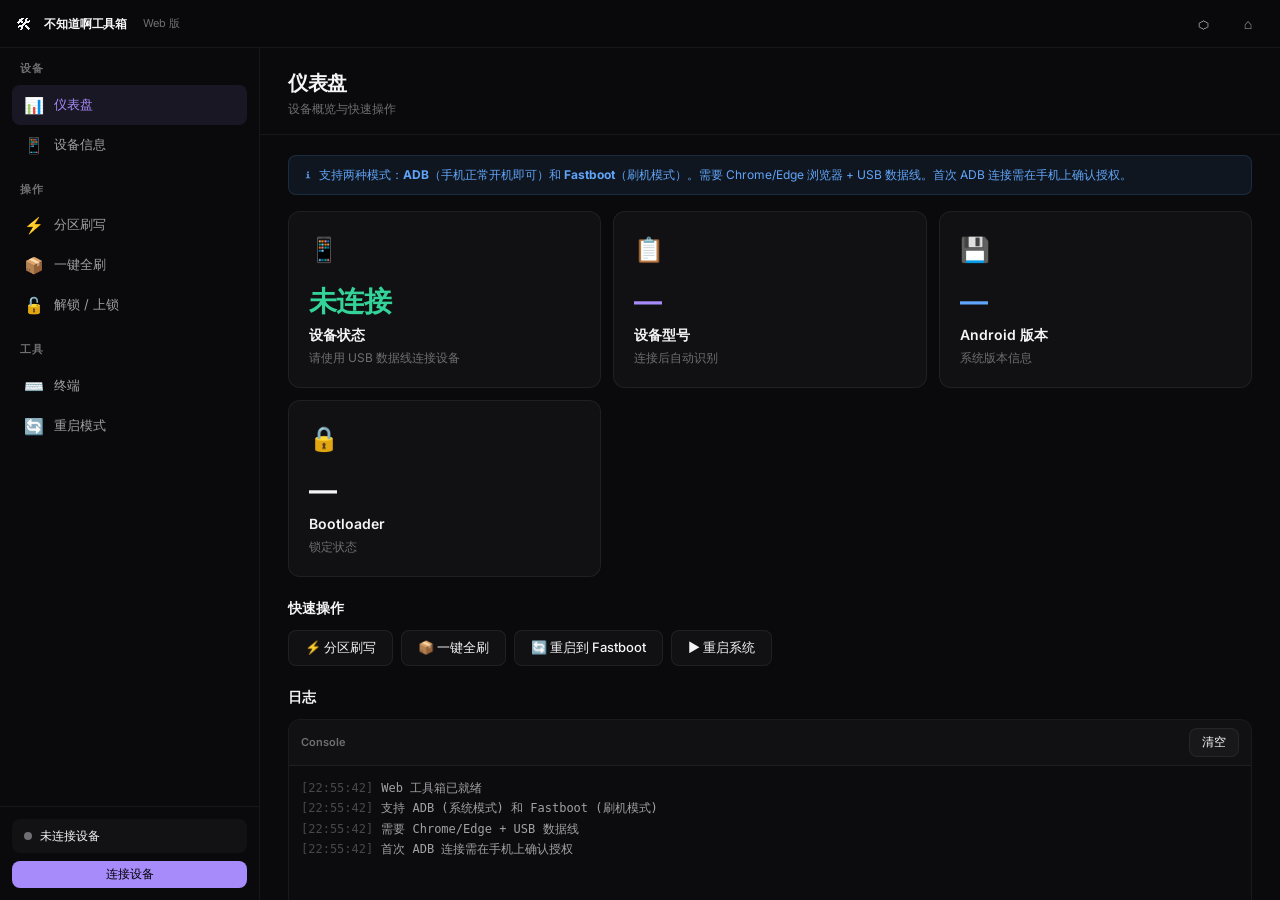
<file: toolbox/index.html>
<!DOCTYPE html>
<html lang="zh-CN">
<head>
<meta charset="UTF-8">
<meta name="viewport" content="width=device-width, initial-scale=1.0">
<title>不知道啊工具箱 · Web 版</title>
<link rel="preconnect" href="https://fonts.googleapis.com">
<link href="https://fonts.googleapis.com/css2?family=Inter:wght@300;400;500;600;700;800&display=swap" rel="stylesheet">
<style>
/* ═══════════════════════════════════════════════
   Web Toolbox — WinUI 3 Inspired
   ═══════════════════════════════════════════════ */
*, *::before, *::after { margin: 0; padding: 0; box-sizing: border-box; }
:root {
  --bg: #0a0a0c;
  --bg1: #111114;
  --bg2: #18181c;
  --bg3: #222228;
  --bg4: #2a2a32;
  --card: rgba(255,255,255,0.03);
  --card-hover: rgba(255,255,255,0.05);
  --border: rgba(255,255,255,0.06);
  --border-hover: rgba(167,139,250,0.2);
  --text: #f5f5f7;
  --text2: #a1a1a6;
  --text3: #6e6e73;
  --text4: #48484a;
  --accent: #a78bfa;
  --accent2: #818cf8;
  --blue: #60a5fa;
  --green: #34d399;
  --red: #f87171;
  --amber: #fbbf24;
  --gradient: linear-gradient(135deg, #a78bfa, #818cf8, #60a5fa);
  --radius: 12px;
  --radius-sm: 8px;
  --nav-w: 260px;
  --titlebar-h: 48px;
}
html, body { height: 100%; overflow: hidden; }
body {
  background: var(--bg);
  font-family: 'Inter', -apple-system, BlinkMacSystemFont, 'SF Pro Display', 'Microsoft YaHei', sans-serif;
  color: var(--text);
  font-size: 13px;
  line-height: 1.5;
  -webkit-font-smoothing: antialiased;
}
::-webkit-scrollbar { width: 5px; }
::-webkit-scrollbar-track { background: transparent; }
::-webkit-scrollbar-thumb { background: var(--bg4); border-radius: 3px; }
::selection { background: rgba(167,139,250,0.3); }

/* ─── App Shell ─── */
.app { display: flex; flex-direction: column; height: 100vh; }

/* ─── Title Bar ─── */
.titlebar {
  height: var(--titlebar-h);
  background: rgba(10,10,12,0.95);
  backdrop-filter: blur(20px);
  -webkit-backdrop-filter: blur(20px);
  border-bottom: 1px solid var(--border);
  display: flex;
  align-items: center;
  padding: 0 16px;
  gap: 12px;
  -webkit-app-region: drag;
  flex-shrink: 0;
}
.titlebar-icon { font-size: 16px; }
.titlebar-title { font-weight: 600; font-size: 12px; letter-spacing: -0.01em; }
.titlebar-subtitle { color: var(--text3); font-size: 11px; margin-left: 4px; }
.titlebar-spacer { flex: 1; }
.titlebar-btn {
  width: 32px; height: 32px;
  border-radius: var(--radius-sm);
  border: none;
  background: transparent;
  color: var(--text2);
  cursor: pointer;
  display: flex; align-items: center; justify-content: center;
  font-size: 14px;
  transition: background 0.2s, color 0.2s;
  -webkit-app-region: no-drag;
}
.titlebar-btn:hover { background: var(--card-hover); color: var(--text); }

/* ─── Main Area ─── */
.main { display: flex; flex: 1; overflow: hidden; }

/* ─── Sidebar ─── */
.sidebar {
  width: var(--nav-w);
  background: rgba(10,10,12,0.6);
  border-right: 1px solid var(--border);
  display: flex;
  flex-direction: column;
  flex-shrink: 0;
  overflow-y: auto;
}
.sidebar-section {
  padding: 12px 12px 4px;
}
.sidebar-label {
  font-size: 11px;
  font-weight: 600;
  color: var(--text3);
  text-transform: uppercase;
  letter-spacing: 0.06em;
  padding: 0 8px 8px;
}
.nav-item {
  display: flex;
  align-items: center;
  gap: 10px;
  padding: 8px 12px;
  border-radius: var(--radius-sm);
  cursor: pointer;
  color: var(--text2);
  font-size: 13px;
  transition: background 0.2s, color 0.2s;
  user-select: none;
}
.nav-item:hover { background: var(--card-hover); color: var(--text); }
.nav-item.active {
  background: rgba(167,139,250,0.1);
  color: var(--accent);
}
.nav-item .icon { font-size: 16px; width: 20px; text-align: center; flex-shrink: 0; }
.nav-badge {
  margin-left: auto;
  background: var(--accent);
  color: #000;
  font-size: 10px;
  font-weight: 700;
  padding: 1px 6px;
  border-radius: 980px;
}
.sidebar-footer {
  margin-top: auto;
  padding: 12px;
  border-top: 1px solid var(--border);
}
.device-status {
  display: flex;
  align-items: center;
  gap: 8px;
  padding: 8px 12px;
  border-radius: var(--radius-sm);
  background: var(--card);
  font-size: 12px;
}
.status-dot {
  width: 8px; height: 8px;
  border-radius: 50%;
  background: var(--text3);
  flex-shrink: 0;
}
.status-dot.connected { background: var(--green); box-shadow: 0 0 8px rgba(52,211,153,0.4); }
.status-dot.fastboot { background: var(--amber); box-shadow: 0 0 8px rgba(251,191,36,0.4); }

/* ─── Content ─── */
.content {
  flex: 1;
  display: flex;
  flex-direction: column;
  overflow: hidden;
}
.content-header {
  padding: 20px 28px 16px;
  border-bottom: 1px solid var(--border);
  flex-shrink: 0;
}
.content-header h1 {
  font-size: 20px;
  font-weight: 700;
  letter-spacing: -0.02em;
}
.content-header p {
  color: var(--text3);
  font-size: 12px;
  margin-top: 2px;
}
.content-body {
  flex: 1;
  overflow-y: auto;
  padding: 20px 28px;
}

/* ─── Cards ─── */
.card-grid {
  display: grid;
  grid-template-columns: repeat(auto-fill, minmax(240px, 1fr));
  gap: 12px;
  margin-bottom: 20px;
}
.card {
  background: var(--card);
  border: 1px solid var(--border);
  border-radius: var(--radius);
  padding: 20px;
  transition: border-color 0.3s, background 0.3s;
}
.card:hover { border-color: var(--border-hover); background: var(--card-hover); }
.card-icon { font-size: 24px; margin-bottom: 12px; }
.card-title { font-size: 14px; font-weight: 600; margin-bottom: 4px; }
.card-desc { font-size: 12px; color: var(--text3); line-height: 1.5; }
.card-value { font-size: 28px; font-weight: 700; letter-spacing: -0.02em; margin-bottom: 2px; }
.card-value.green { color: var(--green); }
.card-value.blue { color: var(--blue); }
.card-value.accent { color: var(--accent); }

/* ─── Buttons ─── */
.btn {
  display: inline-flex;
  align-items: center;
  justify-content: center;
  gap: 6px;
  padding: 8px 16px;
  border-radius: var(--radius-sm);
  font-size: 13px;
  font-weight: 500;
  border: none;
  cursor: pointer;
  transition: all 0.25s;
  font-family: inherit;
}
.btn:disabled { opacity: 0.4; cursor: not-allowed; }
.btn-accent { background: var(--accent); color: #000; }
.btn-accent:hover:not(:disabled) { background: var(--accent2); }
.btn-ghost { background: var(--card); color: var(--text); border: 1px solid var(--border); }
.btn-ghost:hover:not(:disabled) { background: var(--card-hover); border-color: var(--border-hover); }
.btn-danger { background: rgba(248,113,113,0.1); color: var(--red); border: 1px solid rgba(248,113,113,0.2); }
.btn-danger:hover:not(:disabled) { background: rgba(248,113,113,0.2); }
.btn-sm { padding: 5px 12px; font-size: 12px; }
.btn-group { display: flex; gap: 8px; flex-wrap: wrap; }

/* ─── Input ─── */
.input-group { display: flex; gap: 8px; margin-bottom: 12px; }
.input {
  flex: 1;
  padding: 8px 12px;
  background: var(--card);
  border: 1px solid var(--border);
  border-radius: var(--radius-sm);
  color: var(--text);
  font-size: 13px;
  font-family: 'SF Mono', 'Fira Code', monospace;
  outline: none;
  transition: border-color 0.2s;
}
.input:focus { border-color: var(--accent); }
.input::placeholder { color: var(--text4); }

/* ─── Terminal ─── */
.terminal {
  background: #0c0c0e;
  border: 1px solid var(--border);
  border-radius: var(--radius);
  overflow: hidden;
  flex: 1;
  display: flex;
  flex-direction: column;
  min-height: 200px;
}
.terminal-header {
  display: flex;
  align-items: center;
  padding: 8px 12px;
  background: rgba(255,255,255,0.02);
  border-bottom: 1px solid var(--border);
  gap: 8px;
  flex-shrink: 0;
}
.terminal-title { font-size: 11px; font-weight: 600; color: var(--text3); }
.terminal-actions { margin-left: auto; display: flex; gap: 4px; }
.terminal-body {
  flex: 1;
  overflow-y: auto;
  padding: 12px;
  font-family: 'SF Mono', 'Fira Code', 'JetBrains Mono', monospace;
  font-size: 12px;
  line-height: 1.7;
}
.log-line { white-space: pre-wrap; word-break: break-all; }
.log-line.info { color: var(--text2); }
.log-line.success { color: var(--green); }
.log-line.error { color: var(--red); }
.log-line.warn { color: var(--amber); }
.log-line.cmd { color: var(--accent); }
.log-line .time { color: var(--text4); margin-right: 8px; }

/* ─── Table ─── */
.info-table { width: 100%; margin: 12px 0; }
.info-row {
  display: flex;
  padding: 10px 0;
  border-bottom: 1px solid rgba(255,255,255,0.03);
  font-size: 13px;
}
.info-label { width: 140px; color: var(--text3); flex-shrink: 0; }
.info-value { color: var(--text); font-family: 'SF Mono', monospace; font-size: 12px; word-break: break-all; }

/* ─── Drop Zone ─── */
.drop-zone {
  border: 2px dashed rgba(255,255,255,0.1);
  border-radius: var(--radius);
  padding: 40px;
  text-align: center;
  transition: all 0.3s;
  cursor: pointer;
}
.drop-zone:hover, .drop-zone.drag-over {
  border-color: var(--accent);
  background: rgba(167,139,250,0.05);
}
.drop-zone-icon { font-size: 36px; margin-bottom: 12px; opacity: 0.5; }
.drop-zone-text { color: var(--text3); font-size: 13px; }
.drop-zone-hint { color: var(--text4); font-size: 11px; margin-top: 6px; }

/* ─── Partition List ─── */
.partition-grid {
  display: grid;
  grid-template-columns: repeat(auto-fill, minmax(180px, 1fr));
  gap: 8px;
  margin: 12px 0;
}
.partition-item {
  background: var(--card);
  border: 1px solid var(--border);
  border-radius: var(--radius-sm);
  padding: 10px 12px;
  display: flex;
  align-items: center;
  gap: 8px;
  cursor: pointer;
  transition: all 0.2s;
  font-size: 12px;
}
.partition-item:hover { border-color: var(--border-hover); }
.partition-item.selected { border-color: var(--accent); background: rgba(167,139,250,0.08); }
.partition-check {
  width: 16px; height: 16px;
  border: 1.5px solid var(--text3);
  border-radius: 4px;
  display: flex; align-items: center; justify-content: center;
  font-size: 10px;
  transition: all 0.2s;
  flex-shrink: 0;
}
.partition-item.selected .partition-check {
  background: var(--accent);
  border-color: var(--accent);
  color: #000;
}

/* ─── Progress ─── */
.progress-bar {
  height: 4px;
  background: var(--bg3);
  border-radius: 2px;
  overflow: hidden;
  margin: 12px 0;
}
.progress-fill {
  height: 100%;
  background: var(--gradient);
  border-radius: 2px;
  width: 0;
  transition: width 0.3s;
}

/* ─── Page (views) ─── */
.page { display: none; flex-direction: column; flex: 1; overflow: hidden; }
.page.active { display: flex; }

/* ─── Warning Banner ─── */
.banner {
  padding: 10px 16px;
  border-radius: var(--radius-sm);
  font-size: 12px;
  display: flex;
  align-items: center;
  gap: 8px;
  margin-bottom: 16px;
}
.banner-warn { background: rgba(251,191,36,0.08); border: 1px solid rgba(251,191,36,0.15); color: var(--amber); }
.banner-info { background: rgba(96,165,250,0.08); border: 1px solid rgba(96,165,250,0.15); color: var(--blue); }
.banner-error { background: rgba(248,113,113,0.08); border: 1px solid rgba(248,113,113,0.15); color: var(--red); }

/* ─── Section Title ─── */
.section-title {
  font-size: 14px;
  font-weight: 600;
  margin-bottom: 12px;
  display: flex;
  align-items: center;
  gap: 8px;
}

/* ─── Toast ─── */
.toast-container {
  position: fixed;
  bottom: 20px;
  right: 20px;
  z-index: 99999;
  display: flex;
  flex-direction: column;
  gap: 8px;
}
.toast {
  background: var(--bg2);
  border: 1px solid var(--border);
  border-radius: var(--radius);
  padding: 12px 16px;
  font-size: 13px;
  display: flex;
  align-items: center;
  gap: 8px;
  animation: toast-in 0.3s ease;
  box-shadow: 0 8px 32px rgba(0,0,0,0.4);
}
.toast.success { border-color: rgba(52,211,153,0.3); }
.toast.error { border-color: rgba(248,113,113,0.3); }
@keyframes toast-in { from { opacity: 0; transform: translateY(10px); } }

/* ─── Responsive ─── */
@media (max-width: 768px) {
  .sidebar { display: none; }
  .content-body { padding: 16px; }
}
</style>
</head>
<body>

<div class="app">
  <!-- Title Bar -->
  <div class="titlebar">
    <span class="titlebar-icon">🛠</span>
    <span class="titlebar-title">不知道啊工具箱</span>
    <span class="titlebar-subtitle">Web 版</span>
    <div class="titlebar-spacer"></div>
    <button class="titlebar-btn" onclick="window.open('https://github.com/one899/bzdabox','_blank')" title="GitHub">⬡</button>
    <button class="titlebar-btn" onclick="window.location.href='../'" title="返回主页">⌂</button>
  </div>

  <div class="main">
    <!-- Sidebar -->
    <nav class="sidebar">
      <div class="sidebar-section">
        <div class="sidebar-label">设备</div>
        <div class="nav-item active" data-page="dashboard" onclick="switchPage('dashboard')">
          <span class="icon">📊</span><span>仪表盘</span>
        </div>
        <div class="nav-item" data-page="device" onclick="switchPage('device')">
          <span class="icon">📱</span><span>设备信息</span>
        </div>
      </div>
      <div class="sidebar-section">
        <div class="sidebar-label">操作</div>
        <div class="nav-item" data-page="flash" onclick="switchPage('flash')">
          <span class="icon">⚡</span><span>分区刷写</span>
        </div>
        <div class="nav-item" data-page="batch" onclick="switchPage('batch')">
          <span class="icon">📦</span><span>一键全刷</span>
        </div>
        <div class="nav-item" data-page="lock" onclick="switchPage('lock')">
          <span class="icon">🔓</span><span>解锁 / 上锁</span>
        </div>
      </div>
      <div class="sidebar-section">
        <div class="sidebar-label">工具</div>
        <div class="nav-item" data-page="terminal" onclick="switchPage('terminal')">
          <span class="icon">⌨️</span><span>终端</span>
        </div>
        <div class="nav-item" data-page="recovery" onclick="switchPage('recovery')">
          <span class="icon">🔄</span><span>重启模式</span>
        </div>
      </div>
      <div class="sidebar-footer">
        <div class="device-status" id="deviceStatus">
          <div class="status-dot" id="statusDot"></div>
          <span id="statusText">未连接设备</span>
        </div>
        <div style="margin-top:8px;">
          <button class="btn btn-accent btn-sm" style="width:100%;" id="btnConnect" onclick="connectDevice()">
            连接设备
          </button>
        </div>
      </div>
    </nav>

    <!-- Content -->
    <div class="content">

      <!-- Dashboard -->
      <div class="page active" id="page-dashboard">
        <div class="content-header">
          <h1>仪表盘</h1>
          <p>设备概览与快速操作</p>
        </div>
        <div class="content-body">
          <div class="banner banner-info">
            <span>ℹ</span>
            <span>支持两种模式：<b>ADB</b>（手机正常开机即可）和 <b>Fastboot</b>（刷机模式）。需要 Chrome/Edge 浏览器 + USB 数据线。首次 ADB 连接需在手机上确认授权。</span>
          </div>
          <div class="card-grid">
            <div class="card">
              <div class="card-icon">📱</div>
              <div class="card-value green" id="dashStatus">未连接</div>
              <div class="card-title">设备状态</div>
              <div class="card-desc" id="dashMode">请使用 USB 数据线连接设备</div>
            </div>
            <div class="card">
              <div class="card-icon">📋</div>
              <div class="card-value accent" id="dashModel">—</div>
              <div class="card-title">设备型号</div>
              <div class="card-desc" id="dashProduct">连接后自动识别</div>
            </div>
            <div class="card">
              <div class="card-icon">💾</div>
              <div class="card-value blue" id="dashAndroid">—</div>
              <div class="card-title">Android 版本</div>
              <div class="card-desc" id="dashSDK">系统版本信息</div>
            </div>
            <div class="card">
              <div class="card-icon">🔒</div>
              <div class="card-value" id="dashLock">—</div>
              <div class="card-title">Bootloader</div>
              <div class="card-desc" id="dashLockDesc">锁定状态</div>
            </div>
          </div>

          <div class="section-title">快速操作</div>
          <div class="btn-group">
            <button class="btn btn-ghost" onclick="switchPage('flash')">⚡ 分区刷写</button>
            <button class="btn btn-ghost" onclick="switchPage('batch')">📦 一键全刷</button>
            <button class="btn btn-ghost" onclick="rebootTo('bootloader')">🔄 重启到 Fastboot</button>
            <button class="btn btn-ghost" onclick="rebootTo('system')">▶ 重启系统</button>
          </div>

          <div style="margin-top:20px;">
            <div class="section-title">日志</div>
            <div class="terminal" style="min-height:250px;">
              <div class="terminal-header">
                <span class="terminal-title">Console</span>
                <div class="terminal-actions">
                  <button class="btn btn-ghost btn-sm" onclick="clearLog()">清空</button>
                </div>
              </div>
              <div class="terminal-body" id="logArea"></div>
            </div>
          </div>
        </div>
      </div>

      <!-- Device Info -->
      <div class="page" id="page-device">
        <div class="content-header">
          <h1>设备信息</h1>
          <p>查看连接设备的详细信息</p>
        </div>
        <div class="content-body">
          <div class="btn-group" style="margin-bottom:16px;">
            <button class="btn btn-accent" onclick="refreshDeviceInfo()">刷新信息</button>
          </div>
          <div class="info-table" id="deviceInfoTable">
            <div class="info-row"><span class="info-label">设备状态</span><span class="info-value" id="infoStatus">未连接</span></div>
            <div class="info-row"><span class="info-label">型号</span><span class="info-value" id="infoModel">—</span></div>
            <div class="info-row"><span class="info-label">产品名</span><span class="info-value" id="infoProduct">—</span></div>
            <div class="info-row"><span class="info-label">序列号</span><span class="info-value" id="infoSerial">—</span></div>
            <div class="info-row"><span class="info-label">Android 版本</span><span class="info-value" id="infoAndroid">—</span></div>
            <div class="info-row"><span class="info-label">SDK 版本</span><span class="info-value" id="infoSDK">—</span></div>
            <div class="info-row"><span class="info-label">安全补丁</span><span class="info-value" id="infoPatch">—</span></div>
            <div class="info-row"><span class="info-label">构建号</span><span class="info-value" id="infoBuild">—</span></div>
            <div class="info-row"><span class="info-label">Bootloader</span><span class="info-value" id="infoBootloader">—</span></div>
            <div class="info-row"><span class="info-label">基带版本</span><span class="info-value" id="infoBaseband">—</span></div>
            <div class="info-row"><span class="info-label">内核版本</span><span class="info-value" id="infoKernel">—</span></div>
            <div class="info-row"><span class="info-label">CPU 架构</span><span class="info-value" id="infoArch">—</span></div>
            <div class="info-row"><span class="info-label">内存</span><span class="info-value" id="infoMem">—</span></div>
            <div class="info-row"><span class="info-label">存储</span><span class="info-value" id="infoStorage">—</span></div>
          </div>
        </div>
      </div>

      <!-- Flash -->
      <div class="page" id="page-flash">
        <div class="content-header">
          <h1>分区刷写</h1>
          <p>选择分区并刷入镜像文件</p>
        </div>
        <div class="content-body">
          <div class="banner banner-warn">
            <span>⚠</span>
            <span>刷写操作有风险，请确保选择了正确的分区和镜像文件。错误的刷写可能导致设备无法启动。</span>
          </div>

          <div class="section-title">选择分区</div>
          <div class="partition-grid" id="partitionGrid">
            <div class="partition-item" data-partition="boot" onclick="togglePartition(this)"><div class="partition-check">✓</div><span>boot</span></div>
            <div class="partition-item" data-partition="init_boot" onclick="togglePartition(this)"><div class="partition-check">✓</div><span>init_boot</span></div>
            <div class="partition-item" data-partition="dtbo" onclick="togglePartition(this)"><div class="partition-check">✓</div><span>dtbo</span></div>
            <div class="partition-item" data-partition="vbmeta" onclick="togglePartition(this)"><div class="partition-check">✓</div><span>vbmeta</span></div>
            <div class="partition-item" data-partition="vendor_boot" onclick="togglePartition(this)"><div class="partition-check">✓</div><span>vendor_boot</span></div>
            <div class="partition-item" data-partition="system" onclick="togglePartition(this)"><div class="partition-check">✓</div><span>system</span></div>
            <div class="partition-item" data-partition="vendor" onclick="togglePartition(this)"><div class="partition-check">✓</div><span>vendor</span></div>
            <div class="partition-item" data-partition="product" onclick="togglePartition(this)"><div class="partition-check">✓</div><span>product</span></div>
            <div class="partition-item" data-partition="odm" onclick="togglePartition(this)"><div class="partition-check">✓</div><span>odm</span></div>
            <div class="partition-item" data-partition="recovery" onclick="togglePartition(this)"><div class="partition-check">✓</div><span>recovery</span></div>
          </div>

          <div class="section-title" style="margin-top:16px;">选择镜像文件</div>
          <div class="drop-zone" id="dropZone" onclick="document.getElementById('fileInput').click()">
            <div class="drop-zone-icon">📁</div>
            <div class="drop-zone-text">拖放镜像文件到此处，或点击选择</div>
            <div class="drop-zone-hint">支持 .img .bin .elf 等格式</div>
          </div>
          <input type="file" id="fileInput" accept=".img,.bin,.elf,.zip" style="display:none" onchange="handleFileSelect(this)">
          <div id="selectedFile" style="margin-top:8px;font-size:12px;color:var(--text2);"></div>

          <div class="progress-bar" id="flashProgress" style="display:none;">
            <div class="progress-fill" id="flashProgressFill"></div>
          </div>

          <div class="btn-group" style="margin-top:16px;">
            <button class="btn btn-accent" id="btnFlash" onclick="flashPartition()" disabled>刷写分区</button>
            <button class="btn btn-ghost" onclick="flashPartition('--skip-reboot')">刷写（不重启）</button>
          </div>

          <div style="margin-top:16px;">
            <div class="terminal">
              <div class="terminal-header"><span class="terminal-title">Flash Log</span></div>
              <div class="terminal-body" id="flashLog"></div>
            </div>
          </div>
        </div>
      </div>

      <!-- Batch Flash -->
      <div class="page" id="page-batch">
        <div class="content-header">
          <h1>一键全刷</h1>
          <p>批量刷入多个分区镜像</p>
        </div>
        <div class="content-body">
          <div class="banner banner-warn">
            <span>⚠</span>
            <span>一键全刷将刷入所有选中的分区，请确保文件正确。此操作不可撤销。</span>
          </div>

          <div class="drop-zone" id="batchDropZone" onclick="document.getElementById('batchFileInput').click()">
            <div class="drop-zone-icon">📦</div>
            <div class="drop-zone-text">拖放多个镜像文件到此处</div>
            <div class="drop-zone-hint">文件名需与分区名对应，如 boot.img、system.img</div>
          </div>
          <input type="file" id="batchFileInput" accept=".img,.bin,.elf" multiple style="display:none" onchange="handleBatchFileSelect(this)">
          <div id="batchFileList" style="margin-top:12px;"></div>

          <div class="progress-bar" id="batchProgress" style="display:none;">
            <div class="progress-fill" id="batchProgressFill"></div>
          </div>

          <div class="btn-group" style="margin-top:16px;">
            <button class="btn btn-accent" id="btnBatchFlash" onclick="batchFlash()" disabled>开始全刷</button>
          </div>

          <div style="margin-top:16px;">
            <div class="terminal">
              <div class="terminal-header"><span class="terminal-title">Batch Flash Log</span></div>
              <div class="terminal-body" id="batchLog"></div>
            </div>
          </div>
        </div>
      </div>

      <!-- Lock/Unlock -->
      <div class="page" id="page-lock">
        <div class="content-header">
          <h1>解锁 / 上锁</h1>
          <p>管理 Bootloader 锁定状态</p>
        </div>
        <div class="content-body">
          <div class="banner banner-error">
            <span>⚠</span>
            <span>解锁/上锁需要 Fastboot 模式。解锁会清除所有数据，上锁后非官方系统无法启动。请谨慎操作。</span>
          </div>

          <div class="card-grid">
            <div class="card">
              <div class="card-icon">🔓</div>
              <div class="card-title">解锁 Bootloader</div>
              <div class="card-desc">允许刷入第三方系统。解锁会恢复出厂设置。</div>
              <button class="btn btn-danger btn-sm" style="margin-top:12px;" onclick="fastbootCmd('flashing unlock')">解锁</button>
            </div>
            <div class="card">
              <div class="card-icon">🔒</div>
              <div class="card-title">上锁 Bootloader</div>
              <div class="card-desc">恢复 Bootloader 锁定。仅限官方系统。</div>
              <button class="btn btn-ghost btn-sm" style="margin-top:12px;" onclick="fastbootCmd('flashing lock')">上锁</button>
            </div>
          </div>

          <div style="margin-top:16px;">
            <div class="terminal">
              <div class="terminal-header"><span class="terminal-title">Lock Log</span></div>
              <div class="terminal-body" id="lockLog"></div>
            </div>
          </div>
        </div>
      </div>

      <!-- Terminal -->
      <div class="page" id="page-terminal">
        <div class="content-header">
          <h1>终端</h1>
          <p>手动执行 Fastboot / ADB 命令</p>
        </div>
        <div class="content-body" style="display:flex;flex-direction:column;gap:12px;">
          <div class="banner banner-info">
            <span>ℹ</span>
            <span>ADB 模式：shell getprop ro.product.model、pm list packages 等。Fastboot 模式：getvar all、reboot 等。</span>
          </div>
          <div class="input-group">
            <select class="input" id="cmdType" style="flex:0 0 100px;">
              <option value="fastboot">Fastboot</option>
              <option value="adb">ADB</option>
            </select>
            <input class="input" id="cmdInput" placeholder="输入命令..." onkeydown="if(event.key==='Enter')execCmd()">
            <button class="btn btn-accent" onclick="execCmd()">执行</button>
          </div>
          <div class="terminal" style="flex:1;">
            <div class="terminal-header">
              <span class="terminal-title">Terminal</span>
              <div class="terminal-actions">
                <button class="btn btn-ghost btn-sm" onclick="clearTerminalLog()">清空</button>
              </div>
            </div>
            <div class="terminal-body" id="termLog"></div>
          </div>
        </div>
      </div>

      <!-- Recovery/Reboot -->
      <div class="page" id="page-recovery">
        <div class="content-header">
          <h1>重启模式</h1>
          <p>选择重启到不同模式</p>
        </div>
        <div class="content-body">
          <div class="card-grid">
            <div class="card" style="cursor:pointer;" onclick="rebootTo('system')">
              <div class="card-icon">▶</div>
              <div class="card-title">重启系统</div>
              <div class="card-desc">正常重启到 Android 系统</div>
            </div>
            <div class="card" style="cursor:pointer;" onclick="rebootTo('bootloader')">
              <div class="card-icon">⚡</div>
              <div class="card-title">重启到 Fastboot</div>
              <div class="card-desc">进入 Fastbootd/Fastboot 模式</div>
            </div>
            <div class="card" style="cursor:pointer;" onclick="rebootTo('recovery')">
              <div class="card-icon">🔧</div>
              <div class="card-title">重启到 Recovery</div>
              <div class="card-desc">进入恢复模式</div>
            </div>
            <div class="card" style="cursor:pointer;" onclick="rebootTo('sideload')">
              <div class="card-icon">📡</div>
              <div class="card-title">重启到 Sideload</div>
              <div class="card-desc">进入 ADB Sideload 模式</div>
            </div>
            <div class="card" style="cursor:pointer;" onclick="rebootTo('edl')">
              <div class="card-icon">🆘</div>
              <div class="card-title">重启到 EDL</div>
              <div class="card-desc">进入紧急下载模式 (9008)</div>
            </div>
            <div class="card" style="cursor:pointer;" onclick="rebootTo('fastbootd')">
              <div class="card-icon">🔄</div>
              <div class="card-title">重启到 Fastbootd</div>
              <div class="card-desc">进入用户空间 Fastboot</div>
            </div>
          </div>
        </div>
      </div>

    </div>
  </div>
</div>

<div class="toast-container" id="toastContainer"></div>

<script src="app.js"></script>
</body>
</html>
</file>
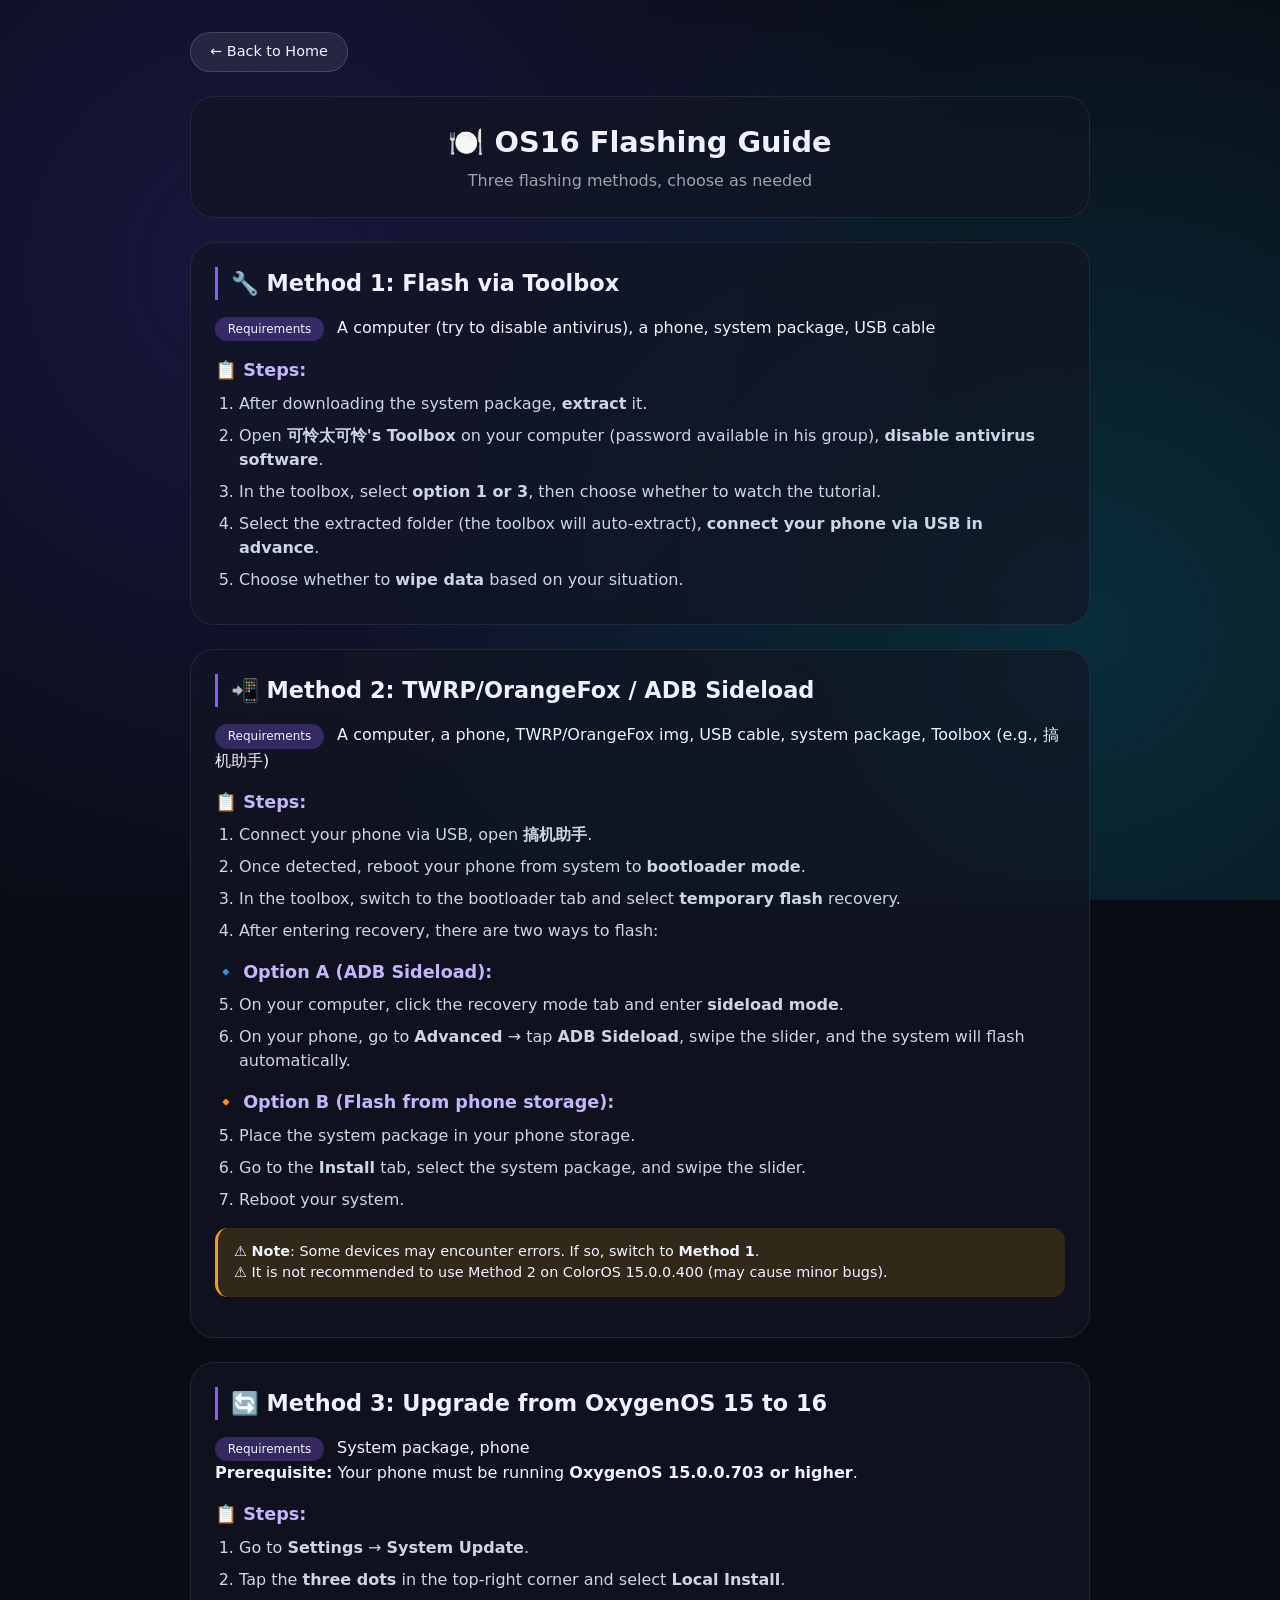
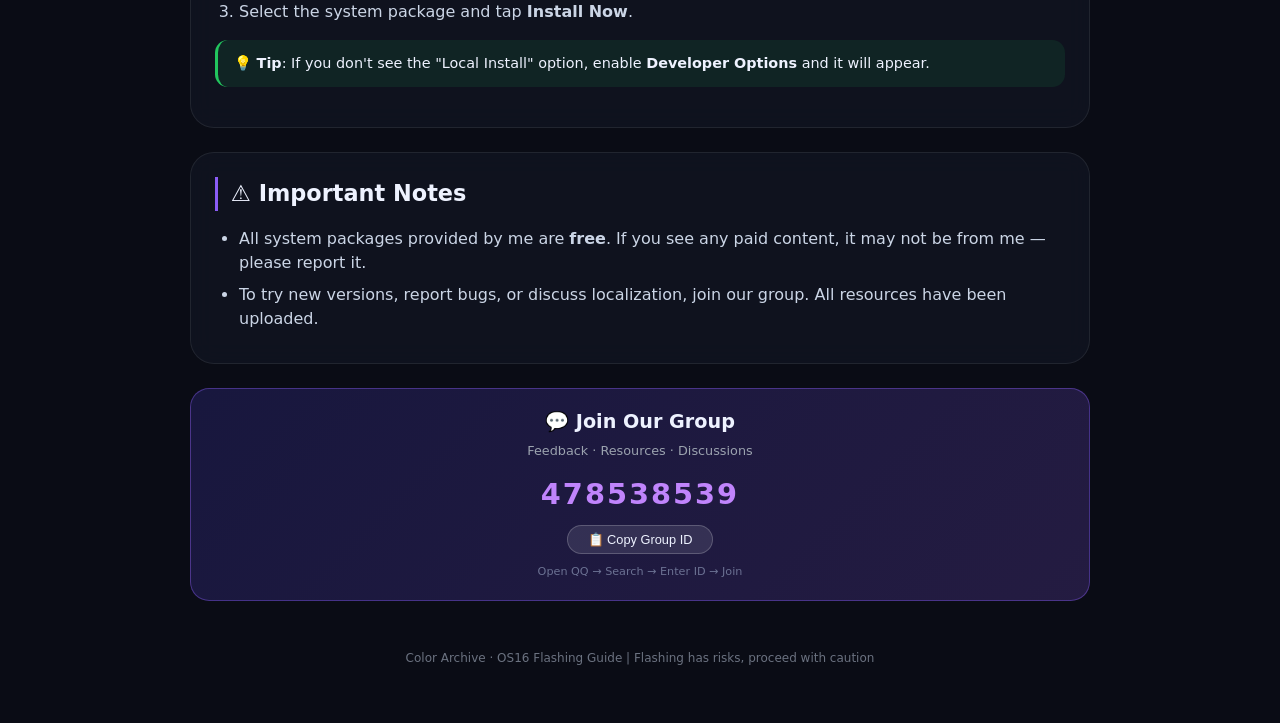
<file: guide_en.html>
<!DOCTYPE html>
<html lang="en">
<head>
    <meta charset="UTF-8">
    <meta name="viewport" content="width=device-width, initial-scale=1.0, viewport-fit=cover">
    <title>OS16 Flashing Guide | Color Archive</title>
    <style>
        * {
            margin: 0;
            padding: 0;
            box-sizing: border-box;
        }

        body {
            background: #0a0c15;
            font-family: 'Inter', system-ui, -apple-system, 'Segoe UI', Roboto, 'Helvetica Neue', sans-serif;
            color: #eef2ff;
            line-height: 1.5;
            padding: 2rem 1rem;
        }

        body::before {
            content: '';
            position: fixed;
            top: 0;
            left: 0;
            width: 100%;
            height: 100%;
            background: radial-gradient(circle at 20% 30%, rgba(79, 70, 229, 0.2), transparent 60%),
                        radial-gradient(circle at 85% 70%, rgba(6, 182, 212, 0.2), transparent 60%);
            z-index: -2;
            pointer-events: none;
        }

        .container {
            max-width: 900px;
            margin: 0 auto;
        }

        .back-btn {
            display: inline-flex;
            align-items: center;
            gap: 0.4rem;
            background: rgba(255, 255, 255, 0.08);
            border: 1px solid rgba(255, 255, 255, 0.15);
            padding: 0.5rem 1.2rem;
            border-radius: 40px;
            color: #eef2ff;
            text-decoration: none;
            font-size: 0.9rem;
            margin-bottom: 1.5rem;
            transition: all 0.2s;
        }

        .back-btn:hover {
            background: rgba(255, 255, 255, 0.15);
        }

        .card {
            background: rgba(18, 22, 35, 0.7);
            backdrop-filter: blur(12px);
            border-radius: 1.5rem;
            border: 1px solid rgba(255, 255, 255, 0.08);
            padding: 1.5rem;
            margin-bottom: 1.5rem;
        }

        .card h2 {
            font-size: 1.4rem;
            font-weight: 600;
            margin-bottom: 1rem;
            display: flex;
            align-items: center;
            gap: 0.5rem;
            border-left: 3px solid #8b5cf6;
            padding-left: 0.8rem;
        }

        .card h3 {
            font-size: 1.1rem;
            font-weight: 600;
            color: #c4b5fd;
            margin: 1rem 0 0.5rem 0;
        }

        .card ul, .card ol {
            margin-left: 1.5rem;
            color: #cbd5e6;
        }

        .card li {
            margin: 0.5rem 0;
        }

        .badge {
            display: inline-block;
            background: rgba(139, 92, 246, 0.3);
            padding: 0.2rem 0.8rem;
            border-radius: 20px;
            font-size: 0.75rem;
            font-weight: 500;
            margin-right: 0.5rem;
        }

        .warning {
            background: rgba(245, 158, 11, 0.15);
            border-left: 3px solid #f59e0b;
            padding: 0.8rem 1rem;
            border-radius: 0.8rem;
            margin: 1rem 0;
            font-size: 0.9rem;
        }

        .success {
            background: rgba(34, 197, 94, 0.1);
            border-left: 3px solid #22c55e;
            padding: 0.8rem 1rem;
            border-radius: 0.8rem;
            margin: 1rem 0;
            font-size: 0.9rem;
        }

        .qq-card {
            background: linear-gradient(135deg, rgba(79, 70, 229, 0.2), rgba(139, 92, 246, 0.2));
            border: 1px solid rgba(139, 92, 246, 0.4);
            border-radius: 1.2rem;
            padding: 1.2rem;
            text-align: center;
            margin: 1.5rem 0;
        }

        .copy-qq-btn {
            background: rgba(255,255,255,0.1);
            border: 1px solid rgba(255,255,255,0.2);
            padding: 0.4rem 1.2rem;
            border-radius: 40px;
            color: #eef2ff;
            font-size: 0.8rem;
            cursor: pointer;
            transition: all 0.2s;
        }

        .copy-qq-btn:hover {
            background: rgba(139, 92, 246, 0.4);
        }

        footer {
            text-align: center;
            padding: 1.5rem 0;
            font-size: 0.75rem;
            color: #6b7280;
        }
    </style>
</head>
<body>
<div class="container">
    <a href="index_en.html" class="back-btn">← Back to Home</a>

    <div class="card" style="text-align: center;">
        <h1 style="font-size: 1.8rem; margin-bottom: 0.3rem;">🍽️ OS16 Flashing Guide</h1>
        <p style="color: #9ca3af;">Three flashing methods, choose as needed</p>
    </div>

    <!-- Method 1 -->
    <div class="card">
        <h2>🔧 Method 1: Flash via Toolbox</h2>
        <p><span class="badge">Requirements</span> A computer (try to disable antivirus), a phone, system package, USB cable</p>
        <h3>📋 Steps:</h3>
        <ol>
            <li>After downloading the system package, <strong>extract</strong> it.</li>
            <li>Open <strong>可怜太可怜's Toolbox</strong> on your computer (password available in his group), <strong>disable antivirus software</strong>.</li>
            <li>In the toolbox, select <strong>option 1 or 3</strong>, then choose whether to watch the tutorial.</li>
            <li>Select the extracted folder (the toolbox will auto-extract), <strong>connect your phone via USB in advance</strong>.</li>
            <li>Choose whether to <strong>wipe data</strong> based on your situation.</li>
        </ol>
    </div>

    <!-- Method 2 -->
    <div class="card">
        <h2>📲 Method 2: TWRP/OrangeFox / ADB Sideload</h2>
        <p><span class="badge">Requirements</span> A computer, a phone, TWRP/OrangeFox img, USB cable, system package, Toolbox (e.g., 搞机助手)</p>
        <h3>📋 Steps:</h3>
        <ol>
            <li>Connect your phone via USB, open <strong>搞机助手</strong>.</li>
            <li>Once detected, reboot your phone from system to <strong>bootloader mode</strong>.</li>
            <li>In the toolbox, switch to the bootloader tab and select <strong>temporary flash</strong> recovery.</li>
            <li>After entering recovery, there are two ways to flash:</li>
        </ol>
        <h3>🔹 Option A (ADB Sideload):</h3>
        <ol start="5">
            <li>On your computer, click the recovery mode tab and enter <strong>sideload mode</strong>.</li>
            <li>On your phone, go to <strong>Advanced</strong> → tap <strong>ADB Sideload</strong>, swipe the slider, and the system will flash automatically.</li>
        </ol>
        <h3>🔸 Option B (Flash from phone storage):</h3>
        <ol start="5">
            <li>Place the system package in your phone storage.</li>
            <li>Go to the <strong>Install</strong> tab, select the system package, and swipe the slider.</li>
            <li>Reboot your system.</li>
        </ol>
        <div class="warning">
            ⚠️ <strong>Note</strong>: Some devices may encounter errors. If so, switch to <strong>Method 1</strong>.<br>
            ⚠️ It is not recommended to use Method 2 on ColorOS 15.0.0.400 (may cause minor bugs).
        </div>
    </div>

    <!-- Method 3 -->
    <div class="card">
        <h2>🔄 Method 3: Upgrade from OxygenOS 15 to 16</h2>
        <p><span class="badge">Requirements</span> System package, phone</p>
        <p><strong>Prerequisite:</strong> Your phone must be running <strong>OxygenOS 15.0.0.703 or higher</strong>.</p>
        <h3>📋 Steps:</h3>
        <ol>
            <li>Go to <strong>Settings</strong> → <strong>System Update</strong>.</li>
            <li>Tap the <strong>three dots</strong> in the top-right corner and select <strong>Local Install</strong>.</li>
            <li>Select the system package and tap <strong>Install Now</strong>.</li>
        </ol>
        <div class="success">
            💡 <strong>Tip</strong>: If you don't see the "Local Install" option, enable <strong>Developer Options</strong> and it will appear.
        </div>
    </div>

    <!-- Important Notes -->
    <div class="card">
        <h2>⚠️ Important Notes</h2>
        <ul>
            <li>All system packages provided by me are <strong>free</strong>. If you see any paid content, it may not be from me — please report it.</li>
            <li>To try new versions, report bugs, or discuss localization, join our group. All resources have been uploaded.</li>
        </ul>
    </div>

    <!-- QQ Group Card -->
    <div class="qq-card">
        <div style="font-size: 1.2rem; font-weight: 600; margin-bottom: 0.3rem;">💬 Join Our Group</div>
        <div style="font-size: 0.8rem; color: #9ca3af; margin-bottom: 0.8rem;">Feedback · Resources · Discussions</div>
        <div style="font-size: 1.8rem; font-weight: 700; color: #c084fc; letter-spacing: 2px; margin: 0.5rem 0;">478538539</div>
        <button class="copy-qq-btn" onclick="copyQQ()">📋 Copy Group ID</button>
        <div style="font-size: 0.7rem; margin-top: 0.6rem; color: #6c7293;">Open QQ → Search → Enter ID → Join</div>
    </div>

    <footer>
        Color Archive · OS16 Flashing Guide | Flashing has risks, proceed with caution
    </footer>
</div>

<script>
function copyQQ() {
    const qq = "478538539";
    navigator.clipboard.writeText(qq).then(() => {
        alert("QQ group ID copied: " + qq);
    }).catch(() => {
        prompt("Manually copy group ID:", qq);
    });
}
</script>
</body>
</html>
</file>
